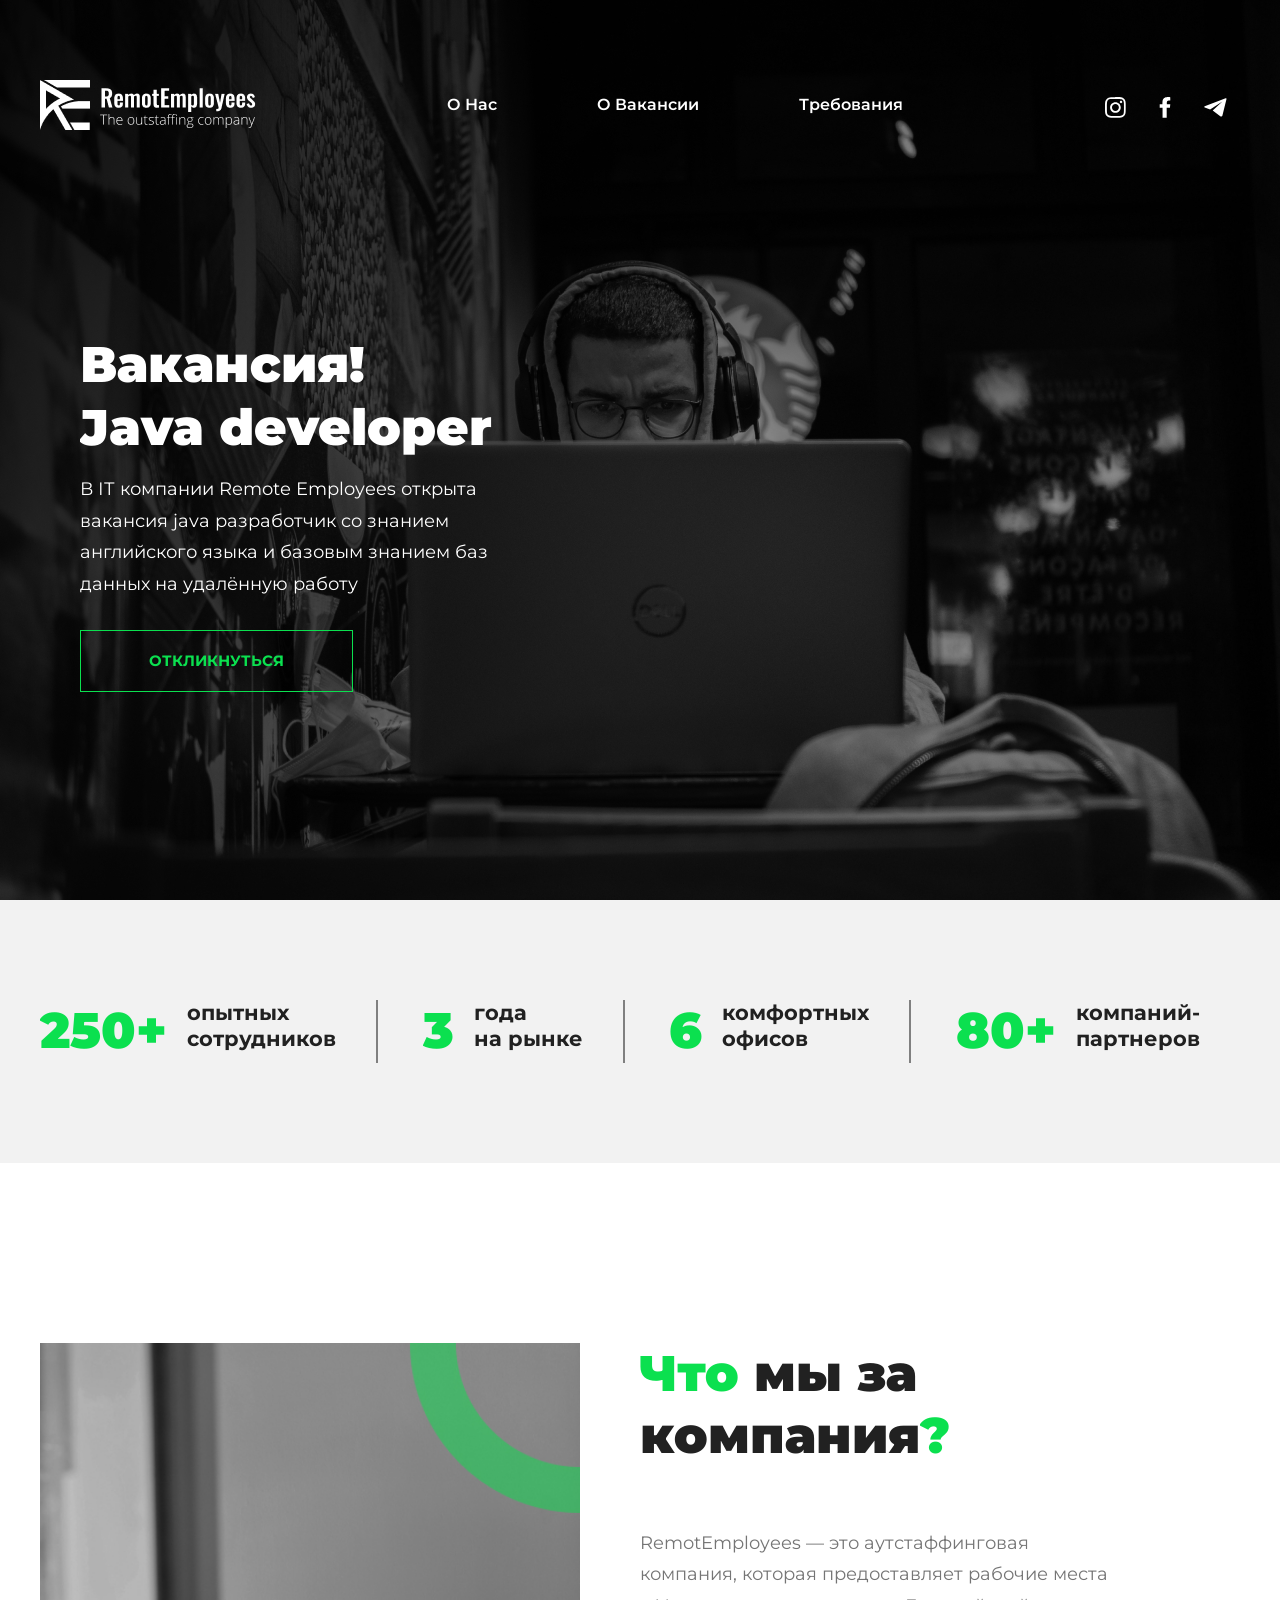
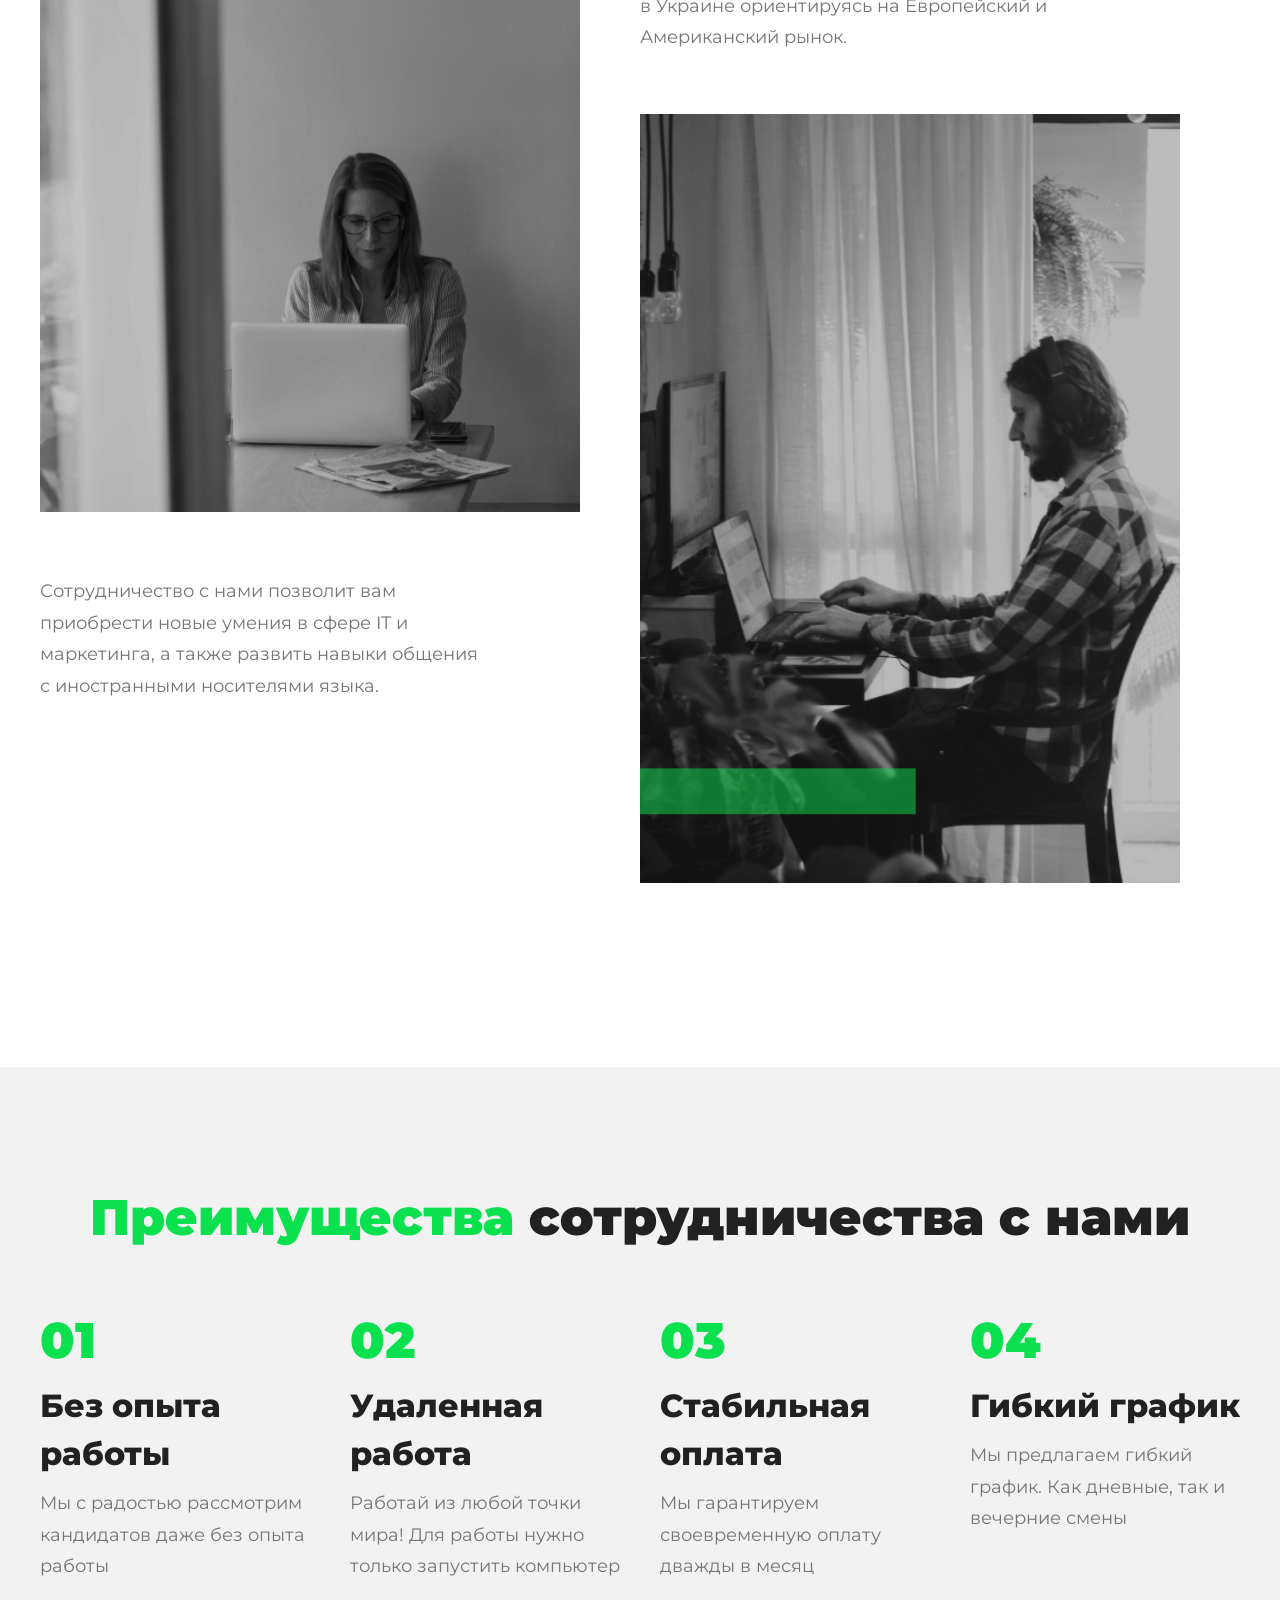
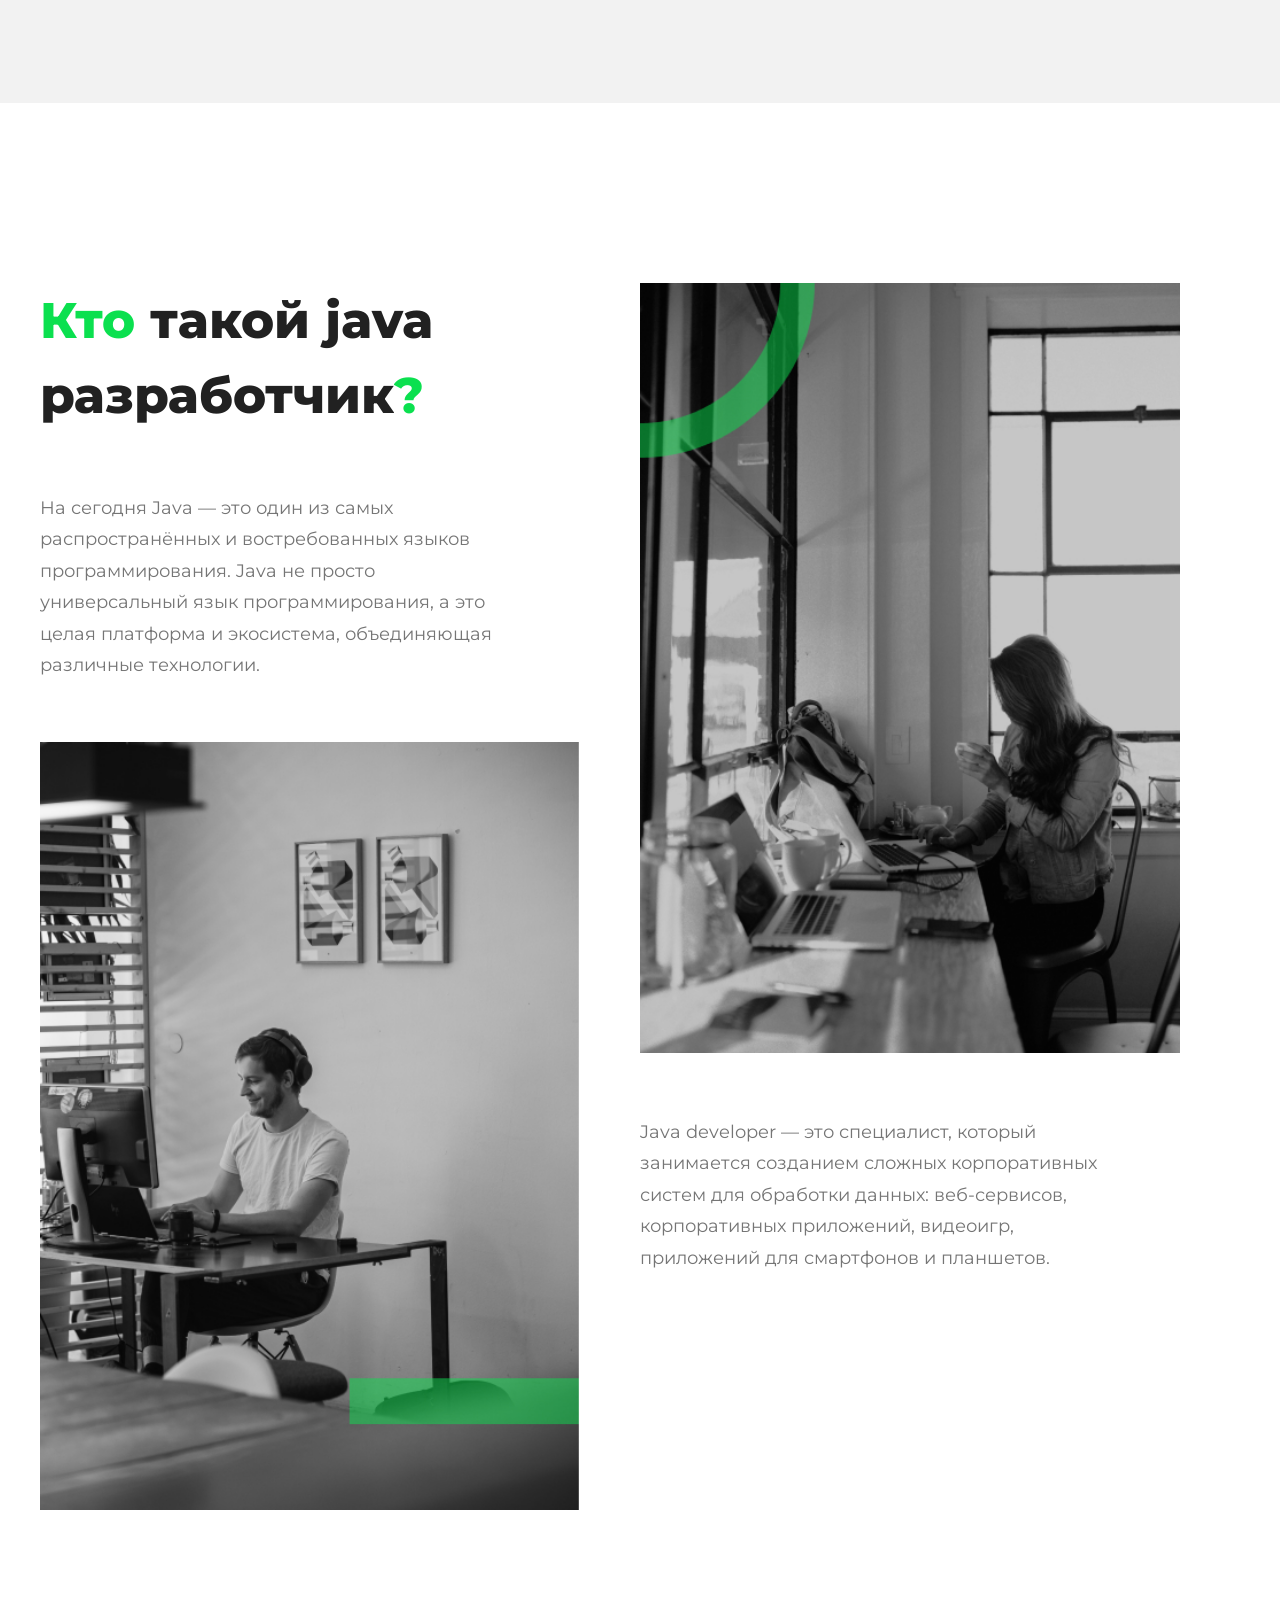
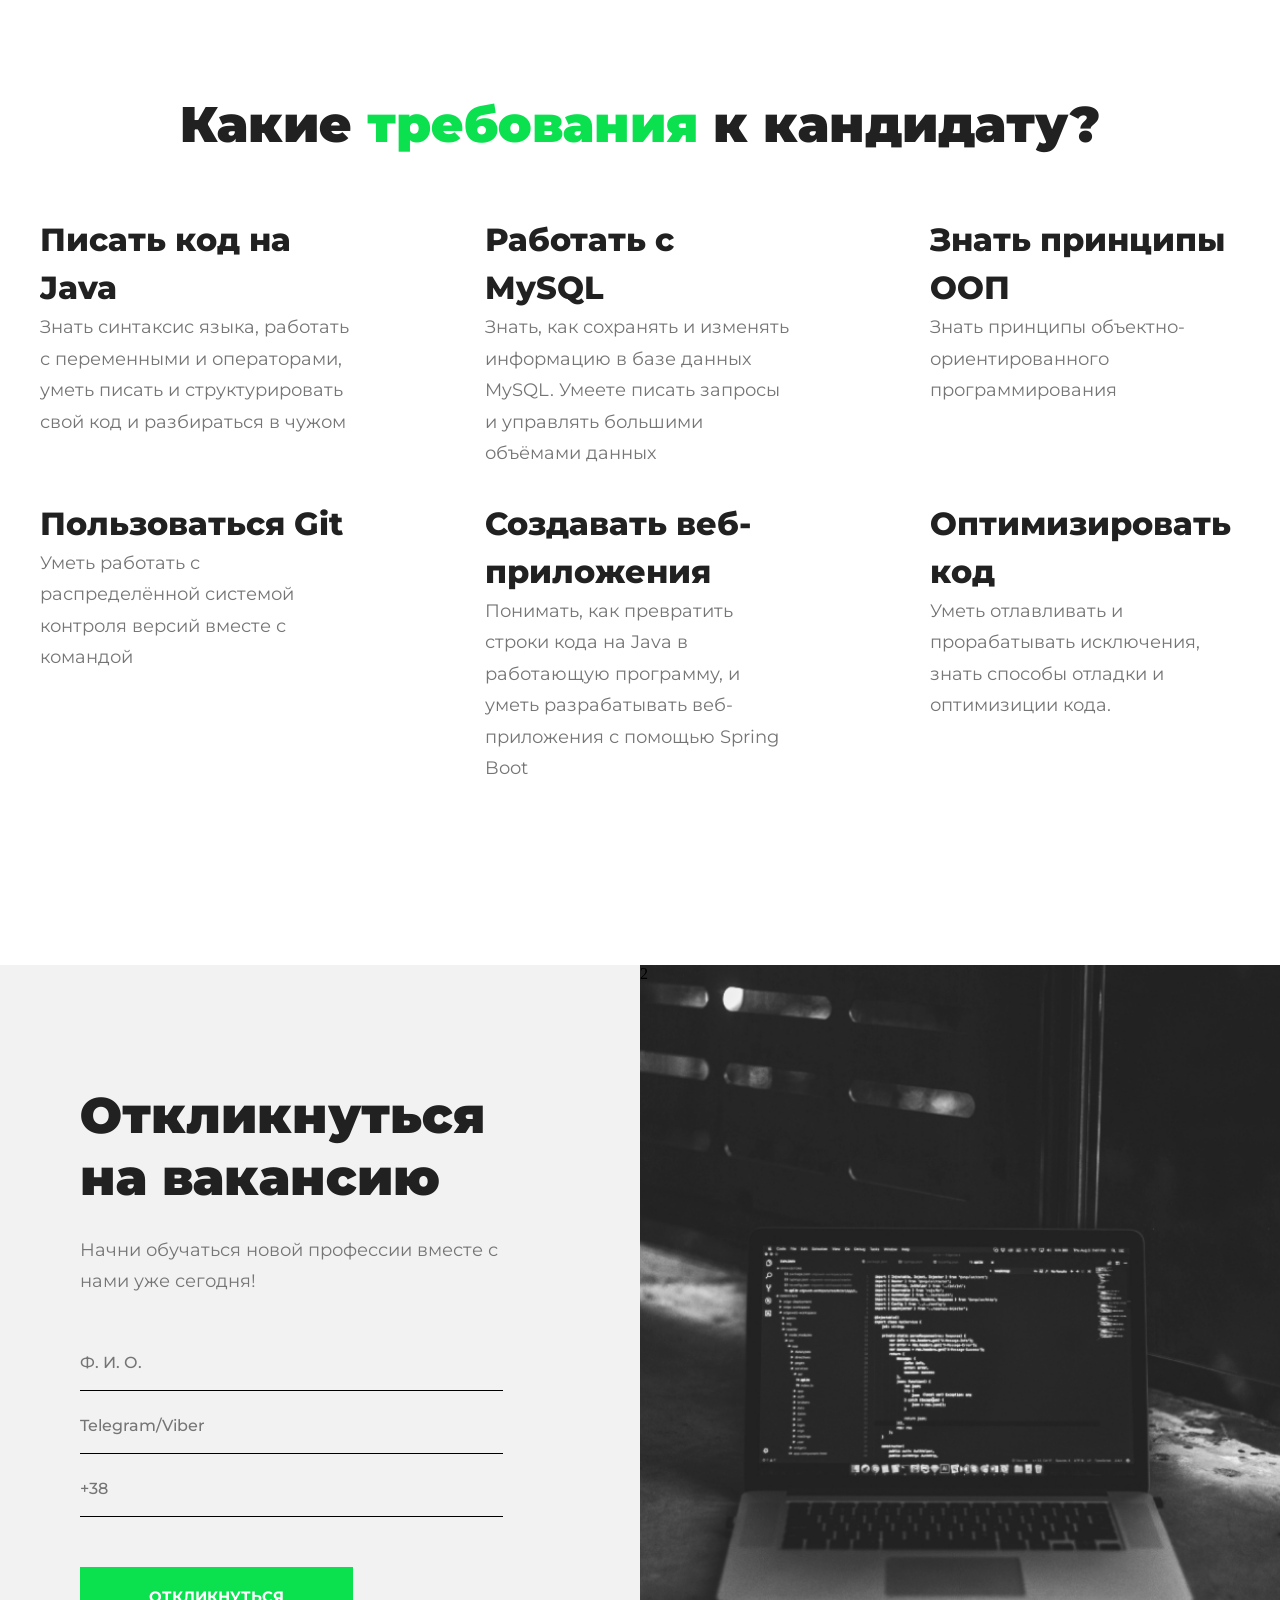
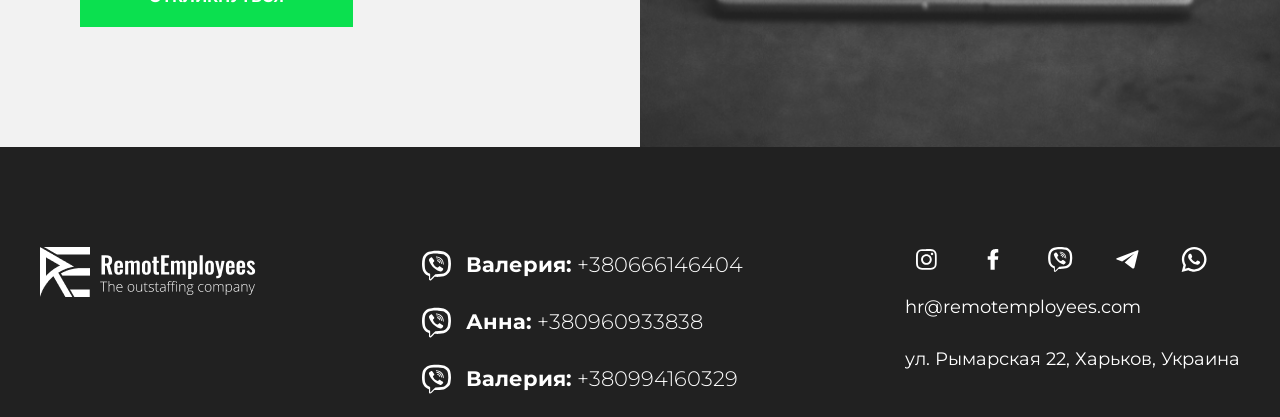
<file: index.html>
<!DOCTYPE html>
<html lang="en">

<head>
    <meta charset="UTF-8">
    <meta http-equiv="X-UA-Compatible" content="IE=edge">
    <meta name="viewport" content="width=device-width, initial-scale=1.0">
    <link rel="stylesheet" href="styles.css">
    <link rel="preconnect" href="https://fonts.gstatic.com">
    <link
        href="https://fonts.googleapis.com/css2?family=Montserrat:wght@100;200;300;400;500;600;700;800;900&display=swap"
        rel="stylesheet">
    <title>Вакансия Java-разработчик</title>
</head>

<body>
    <section id="banner">
        <div class="banner-wrapper">

            <div class="header page-width">
                <div class="logo"><a href="index.html"><img src="assets/logo.png" alt="RemotEmployees logo"></div></a>
                <div class="menu">
                    <ul class="menu-items">
                        <li><a class="menu-item" href="#about_us">О нас</a></li>
                        <li><a class="menu-item" href="#about_vacancy">О вакансии</a></li>
                        <li><a class="menu-item" href="#requirements">Требования</a></li>
                    </ul>
                </div>
                <div class="header-social-icons">
                    <a class="instagram social-network-item" href="https://instagram.com/remotemployees"
                        target="_blank"></a>
                    <a class="facebook social-network-item" href="https://facebook.com/remotemployees"
                        target="_blank"></a>
                    <a class="telegram social-network-item" href="https://t.me/remotemployees" target="_blank"></a>
                </div>
            </div>

            <div class="banner-text page-width">
                <div class="banner-content">
                    <h1>Вакансия!</h1>
                    <h1>Java developer</h1>
                </div>
                <div class="banner-content">
                    <p>В ІТ компании Remote Employees открыта вакансия java разработчик co знанием английского языка и
                        базовым знанием баз данных на удалённую работу</p>
                </div>
                <div class="banner-content"><a href="#contacts"><button
                            class="button-secondary">Откликнуться</button></a></div>

            </div>
        </div>
    </section>

    <section id="banner_mobile">
        <div class="banner-wrapper-mobile">
            <div class="header-mobile mobile-fit">
                <div class="header-logo-mobile"><a href="index.html"><img src="assets/logo.png"
                            alt="RemotEmployees logo"></a></div>
                <div class="mobile-menu-btn"></div>
            </div>
            <div class="mobile-menu">
                <div class="mobile-menu-items">
                    <ul>
                        <li id="about-us-full"><a href="#about_us" onclick="closeMobileMenu();">О нас</a></li>
                        <li id="about-us-mob"><a href="#about_us_mobile_link" onclick="closeMobileMenu();">О нас</a></li>
                        <li id="about-vac-full"><a href="#about_vacancy" onclick="closeMobileMenu();">О вакансии</a></li>
                        <li id="about-vac-mob"><a href="#about_vacancy_mobile_link" onclick="closeMobileMenu();">О вакансии</a></li>
                        <li><a href="#requirements_mobile" onclick="closeMobileMenu();">Требования</a></li>
                    </ul>
                </div>
            </div>
            <div class="banner-content mobile-fit">
                <h1>Вакансия!</h1>
                <h1> Java developer</h1>
                <p>В ІТ компании Remote Employees открыта вакансия java разработчик co знанием английского языка и
                    базовым знанием баз данных на удалённую работу</p>
                <a href="#contact_mobile"><button class="button-secondary">откликнуться</button></a>
            </div>
        </div>

    </section>

    <section id="in_numbers">
        <div class="in-numbers page-width">

            <div class="numbers-content">
                <div class="big-number">
                    <h1>250+</h1>
                </div>
                <div class="numbers-content-text">
                    <p>опытных</p>
                    <p>сотрудников</p>
                </div>
            </div>

            <div class="numbers-content">
                <div class="big-number">
                    <h1>3</h1>
                </div>
                <div class="numbers-content-text">
                    <p>года</p>
                    <p>на рынке</p>
                </div>
            </div>

            <div class="numbers-content">
                <div class="big-number">
                    <h1>6</h1>
                </div>
                <div class="numbers-content-text">
                    <p>комфортных</p>
                    <p>офисов</p>
                </div>
            </div>

            <div class="numbers-content" id="without_border">
                <div class="big-number">
                    <h1>80+</h1>
                </div>
                <div class="numbers-content-text">
                    <p>компаний-</p>
                    <p>партнеров</p>
                </div>
            </div>

        </div>
    </section>

    <section id="in_numbers_mobile">
        <div class="in-numbers-mobile mobile-fit">
            <div class="in-numbers-mobile-wrapper">
                <div class="in-numbers-mobile-item">
                    <div class="in-numbers-mobile-item-heading">
                        <h1>250+</h1>
                    </div>
                    <div class="in-numbers-mobile-item-content">
                        <p>сотрудников</p>
                    </div>
                </div>
                <div class="in-numbers-mobile-item">
                    <div class="in-numbers-mobile-item-heading">
                        <h1>3</h1>
                    </div>
                    <div class="in-numbers-mobile-item-content">
                        <p>года</p>
                    </div>
                    <div class="in-numbers-mobile-item-content">
                        <p>на рынке</p>
                    </div>
                </div>
            </div>
            <div class="in-numbers-mobile-wrapper">
                <div class="in-numbers-mobile-item">
                    <div class="in-numbers-mobile-item-heading">
                        <h1>6</h1>
                    </div>
                    <div class="in-numbers-mobile-item-content">
                        <p>комфортных</p>
                    </div>
                    <div class="in-numbers-mobile-item-content">
                        <p>офисов</p>
                    </div>
                </div>
                <div class="in-numbers-mobile-item">
                    <div class="in-numbers-mobile-item-heading">
                        <h1>80+</h1>
                    </div>
                    <div class="in-numbers-mobile-item-content">
                        <p>компаний-</p>
                    </div>
                    <div class="in-numbers-mobile-item-content">
                        <p>партнеров</p>
                    </div>
                </div>
            </div>
        </div>
    </section>

    <section id="about_us"><a name="about_us"></a>
        <div class="about-us page-width">
            <div class="section-left">
                <img class="about-us-left-img" src="assets/img-01.jpg" alt="worker">
                <div class="about-us-left_text">
                    <p>Сотрудничество с нами позволит вам приобрести новые умения в сфере IT и маркетинга, а также
                        развить навыки общения с иностранными носителями языка.</p>
                </div>
            </div>
            <div class="section-right">
                <div class="about-us_heading">
                    <h1 class="ab-h1" id="green">Что&nbsp;</h1>
                    <h1 class="ab-h2">мы за</h1>
                </div>
                <div class="about-us_heading">
                    <h1>компания</h1>
                    <h1 id="green">?</h1>
                </div>
                <div class="about-us_subheading">
                    <p>RemotEmployees — это аутстаффинговая компания, которая предоставляет рабочие места в Украине
                        ориентируясь на Европейский и Американский рынок. </p>
                </div>
                <img class="about-us-right-img" src="assets/img-02.jpg" alt="worker">
            </div>
        </div>
    </section>

    <section id="about_us_mobile">
        <div class="about-us-mobile mobile-fit"><a name="about_us_mobile_link"></a>
            <div class="about-us-mobile-heading-wrapper">
                <div class="about-us_heading">
                    <h1 id="green">Что&nbsp;</h1>
                    <h1>мы за</h1>
                </div>
                <div class="about-us_heading">
                    <h1>компания</h1>
                    <h1 id="green">?</h1>
                </div>
            </div>
        </div>
        <div>
            <div class="about-us-mobile">
                <img src="assets/img-01.jpg" alt="worker">
            </div>
            <div class="about-us-mobile mobile-fit">
                <p>RemotEmployees — это аутстаффинговая компания, которая предоставляет рабочие места в Украине
                    ориентируясь на Европейский и Американский рынок. </p>
            </div>
            <div class="about-us-mobile">
                <img class="about-us-mobile-img2" src="assets/img-02.jpg" alt="worker">
            </div>
            <div class="about-us-mobile mgbt80 mobile-fit">
                <p>Сотрудничество с нами позволит вам приобрести новые умения в сфере IT и маркетинга, а также развить
                    навыки общения с иностранными носителями языка. </p>
            </div>

        </div>
    </section>

    <section id="advantages">
        <div class="our-advantages page-width">
            <div class="advantages-heading">
                <h1 id="green">Преимущества&nbsp;</h1>
                <h1>сотрудничества с нами</h1>
            </div>
            <div class="advantages-wrapper">
                <div class="advatages-item">
                    <div class="advatages-item_number">
                        <h1>01</h1>
                    </div>
                    <div class="advatages-item_heading">
                        <h1>Без опыта
                            работы</h1>
                    </div>
                    <div class="advatages-item_content">
                        <p>Мы с радостью рассмотрим кандидатов даже без опыта работы</p>
                    </div>
                </div>

                <div class="advatages-item">
                    <div class="advatages-item_number">
                        <h1>02</h1>
                    </div>
                    <div class="advatages-item_heading">
                        <h1>Удаленная
                            работа</h1>
                    </div>
                    <div class="advatages-item_content">
                        <p>Работай из любой точки мира! Для работы нужно только запустить компьютер</p>
                    </div>
                </div>

                <div class="advatages-item">
                    <div class="advatages-item_number">
                        <h1>03</h1>
                    </div>
                    <div class="advatages-item_heading">
                        <h1>Стабильная
                            оплата</h1>
                    </div>
                    <div class="advatages-item_content">
                        <p>Мы гарантируем своевременную оплату дважды в месяц</p>
                    </div>
                </div>

                <div class="advatages-item">
                    <div class="advatages-item_number">
                        <h1>04</h1>
                    </div>
                    <div class="advatages-item_heading">
                        <h1>Гибкий график</h1>
                    </div>
                    <div class="advatages-item_content">
                        <p>Мы предлагаем гибкий график. Как дневные, так и вечерние смены</p>
                    </div>
                </div>
            </div>
        </div>
    </section>

    <section id="advantages_mobile">
        <div class="advantages-mobile mobile-fit">
            <div class="advantages-heading">
                <h1 class="adv-text" id="green">Преимущества&nbsp;</h1>
                <h1 class="adv-text">сотрудничества с нами</h1>
                <h1 class="adv-text-sm" id="green">Преимущества&nbsp;</h1>
                <h1 class="adv-text-sm">сотрудничес-</h1>
                <h1 class="adv-text-sm">тва с нами</h1>
                </h1>
            </div>
            <div class="advantages-wrapper">
                <div class="advatages-item">
                    <div class="advatages-item_number">
                        <h1 class="ad-num">01</h1>
                    </div>
                    <div class="advatages-item_heading">
                        <h1>Без опыта
                            работы</h1>
                    </div>
                    <div class="advatages-item_content">
                        <p>Мы с радостью рассмотрим кандидатов даже без опыта работы</p>
                    </div>
                </div>

                <div class="advatages-item">
                    <div class="advatages-item_number">
                        <h1 class="ad-num">02</h1>
                    </div>
                    <div class="advatages-item_heading">
                        <h1>Удаленная
                            работа</h1>
                    </div>
                    <div class="advatages-item_content">
                        <p>Работай из любой точки мира! Для работы нужно только запустить компьютер</p>
                    </div>
                </div>
            </div>
            <div class="advantages-wrapper mgbt80">
                <div class="advatages-item">
                    <div class="advatages-item_number">
                        <h1>03</h1>
                    </div>
                    <div class="advatages-item_heading">
                        <h1>Стабильная
                            оплата</h1>
                    </div>
                    <div class="advatages-item_content">
                        <p>Мы гарантируем своевременную оплату дважды в месяц</p>
                    </div>
                </div>

                <div class="advatages-item">
                    <div class="advatages-item_number">
                        <h1>04</h1>
                    </div>
                    <div class="advatages-item_heading">
                        <h1>Гибкий график</h1>
                    </div>
                    <div class="advatages-item_content">
                        <p>Мы предлагаем гибкий график. Как дневные, так и вечерние смены</p>
                    </div>
                </div>
            </div>

        </div>

    </section>

    <section id="about_vacancy"><a name="about_vacancy"></a>
        <div class="about-vacancy page-width">
            <div class="section-left">
                <div class="about-vacancy_heading">
                    <h1 id="green">Кто&nbsp;</h1>
                    <h1>такой java</h1>
                </div>
                <div class="about-vacancy_heading">
                    <h1>разработчик</h1>
                    <h1 id="green">?</h1>
                </div>
                <div class="about-vacancy_subheading section-subheading">
                    <p>На сегодня Java — это один из самых распространённых и востребованных языков программирования.
                        Java
                        не просто универсальный язык программирования, а это целая платформа и экосистема, объединяющая
                        различные технологии.</p>
                </div>
                <img class="about-vacancy-img" src="assets/about-vacancy-img-02.jpg" alt="worker">
            </div>
            <div class="section-right">
                <img class="about-vacancy-img" src="assets/about-vacancy-img-01.jpg" alt="worker">
                <div class="about-vacancy_subheading section-subheading">
                    <p>Java developer — это специалист, который занимается созданием сложных корпоративных систем для
                        обработки данных: веб-сервисов, корпоративных приложений, видеоигр, приложений для смартфонов и
                        планшетов.</p>
                </div>
            </div>
        </div>
    </section>

    <section id="about_vacancy_mobile">
        <div class="about-vacancy-mobile mobile-fit">
            <a name="about_vacancy_mobile_link"></a>
            <div class="about-vacancy-mobile-heading-wrapper">
                <div class="about-vacancy_heading">
                    <h1 id="green">Кто&nbsp;</h1>
                    <h1>такой java</h1>
                </div>
                <div class="about-vacancy_heading">
                    <h1>разработчик</h1>
                    <h1 id="green">?</h1>
                </div>
            </div>
        </div>
        <div>
            <div class="about-vacancy-mobile">
                <img src="assets/about-vacancy-img-01.jpg" alt="worker">
            </div>
            <div class="about-vacancy-mobile mobile-fit">
                <p>На сегодня Java — это один из самых распространённых и востребованных языков программирования. Java
                    не просто универсальный язык программирования, а это целая платформа и экосистема, объединяющая
                    различные технологии. </p>
            </div>
            <div class="about-vacancy-mobile">
                <img class="about-us-mobile-img2" src="assets/about-vacancy-img-02.jpg" alt="worker">
            </div>
            <div class="about-vacancy-mobile mobile-fit">
                <p>Java developer — это специалист, который занимается созданием сложных корпоративных систем для
                    обработки данных: веб-сервисов, корпоративных приложений, видеоигр, приложений для смартфонов и
                    планшетов. </p>
            </div>

        </div>
    </section>

    <section id="requirements"><a name="requirements"></a>
        <div class="requirements-section page-width">
            <div class="requirements_heading section-heading">
                <h1>Какие&nbsp;</h1>
                <h1 id="green">требования&nbsp;</h1>
                <h1>к кандидату?</h1>
            </div>
            <div class="requirements-list">
                <div class="requirement">
                    <div class="requirement_heading">
                        <h1>Писать код на Java</h1>
                    </div>
                    <div class="requirement_content">
                        <p>Знать синтаксис языка, работать с переменными и операторами, уметь писать и структурировать
                            свой код и разбираться в чужом</p>
                    </div>
                </div>

                <div class="requirement">
                    <div class="requirement_heading">
                        <h1>Работать с MySQL </h1>
                    </div>
                    <div class="requirement_content">
                        <p>Знать, как сохранять и изменять информацию в базе данных MySQL. Умеете писать запросы и
                            управлять большими объёмами данных</p>
                    </div>
                </div>

                <div class="requirement">
                    <div class="requirement_heading">
                        <h1>Знать принципы ООП</h1>
                    </div>
                    <div class="requirement_content">
                        <p>Знать принципы объектно-ориентированного программирования</p>
                    </div>
                </div>
            </div>
            <div class="requirements-list margin-end-of-page">
                <div class="requirement">
                    <div class="requirement_heading">
                        <h1>Пользоваться Git</h1>
                    </div>
                    <div class="requirement_content">
                        <p>Уметь работать с распределённой системой контроля версий вместе с командой</p>
                    </div>
                </div>

                <div class="requirement">
                    <div class="requirement_heading">
                        <h1>Создавать веб-приложения</h1>
                    </div>
                    <div class="requirement_content">
                        <p>Понимать, как превратить строки кода на Java в работающую программу, и уметь разрабатывать
                            веб-приложения с помощью Spring Boot</p>
                    </div>
                </div>

                <div class="requirement">
                    <div class="requirement_heading">
                        <h1>Оптимизировать код</h1>
                    </div>
                    <div class="requirement_content">
                        <p>Уметь отлавливать и прорабатывать исключения, знать способы отладки и оптимизиции кода.</p>
                    </div>
                </div>

            </div>
        </div>
    </section>

    <section id="requirements_mobile"><a name="requirements_mobile"></a>
        <div class="requirements-section_mobile mobile-fit">
            <div class="requirements_heading">
                <h1>Какие</h1>
            </div>
            <div class="requirements_heading rq-text">
                <h1 id="green">требования&nbsp;</h1>
                <h1>к кандидату?</h1>
            </div>
            <div class="requirements-list">
                <div class="requirement">
                    <div class="requirement_heading">
                        <h1>Писать код на Java</h1>
                    </div>
                    <div class="requirement_content">
                        <p>Знать синтаксис языка, работать с переменными и операторами, уметь писать и структурировать
                            свой код и разбираться в чужом</p>
                    </div>
                </div>

                <div class="requirement">
                    <div class="requirement_heading">
                        <h1>Работать с MySQL </h1>
                    </div>
                    <div class="requirement_content">
                        <p>Знать, как сохранять и изменять информацию в базе данных MySQL. Умеете писать запросы и
                            управлять большими объёмами данных</p>
                    </div>
                </div>
            </div>
            <div class="requirements-list">
                <div class="requirement">
                    <div class="requirement_heading">
                        <h1>Знать принципы ООП</h1>
                    </div>
                    <div class="requirement_content">
                        <p>Знать принципы объектно-ориентированного программирования</p>
                    </div>
                </div>

                <div class="requirement">
                    <div class="requirement_heading">
                        <h1>Пользоваться Git</h1>
                    </div>
                    <div class="requirement_content">
                        <p>Уметь работать с распределённой системой контроля версий вместе с командой</p>
                    </div>
                </div>
            </div>
            <div class="requirements-list margin-end-of-page">
                <div class="requirement">
                    <div class="requirement_heading">
                        <h1>Создавать веб-приложения</h1>
                    </div>
                    <div class="requirement_content">
                        <p>Понимать, как превратить строки кода на Java в работающую программу, и уметь разрабатывать
                            веб-приложения с помощью Spring Boot</p>
                    </div>
                </div>

                <div class="requirement">
                    <div class="requirement_heading">
                        <h1>Оптимизировать код</h1>
                    </div>
                    <div class="requirement_content">
                        <p>Уметь отлавливать и прорабатывать исключения, знать способы отладки и оптимизиции кода.</p>
                    </div>
                </div>

            </div>
        </div>
    </section>

    <section id="contact_form">
        <div class="contact-form">
            <div class="form section-left">
                <div class="form-wrapper">
                    <div class="form-heading">
                        <h1>Откликнуться на вакансию</h1>
                    </div>
                    <div class="form-subheading">
                        <p>Начни обучаться новой профессии вместе с нами уже сегодня!</p>
                    </div>
                    <div class="form-inputs">
                        <script type="text/javascript">var submitted = false;</script>
                        <iframe name="hidden_iframe" id="hidden_iframe" style="display:none;" onload="if(submitted)
        {window.location='thankyou.html';}"></iframe>
                        <form
                            action="https://docs.google.com/forms/u/1/d/e/1FAIpQLSetRcmnC_5et2JcLWDUMQ824w--EH3kNGzCwWee5yMMhXvyPA/formResponse"
                            method="GET" target="hidden_iframe" onsubmit="submitted=true;">
                            <input class="text-input" type="text" name="entry.1669965441" placeholder="Ф. И. О."
                                pattern="^[a-zA-Zа-яА-Я]+(([',. -][a-zA-Z ])?[a-zA-Z]*)*$"
                                oninvalid="setCustomValidity('Введите полностью Ф. И. О. используя только буквы')"
                                oninput="setCustomValidity('')" required>
                            <div class="check"><img src="assets/check.svg" alt="check logo"></div>

                            <input class="text-input" type="text" name="entry.307817407" placeholder="Telegram/Viber"
                                minlength="1"
                                oninvalid="setCustomValidity('Введите свои контакты для связи в Telegram/Viber ')"
                                oninput="setCustomValidity('')" required>
                            <div class="check"><img src="assets/check.svg" alt="check logo"></div>

                            <input class="text-input" type="tel" name="entry.482922615" placeholder="+38"
                                pattern="(\+)?[0-9]{0,3}[0-9]{3}[0-9]{3}[0-9]{6}"
                                oninvalid="setCustomValidity('Введите номер телефона без ( ) или других символов ')"
                                oninput="setCustomValidity('')" required>
                            <div class="check"><img src="assets/check.svg" alt="check logo"></div>

                            <input class="submit-btn" type="submit" value="откликнуться">
                        </form>
                    </div>
                </div>
            </div>
            <div class="form-pic section-right">2</div>
        </div>

    </section>

    <section id="contact_form_mobile"> <a name="contact_mobile"></a>
        <div class="contact-form-mobile mobile-fit">
            <div class="contact-form-mobile-heading">
                <h1>Откликнуться на вакансию</h1>
            </div>
        </div>
        <div class="form-img-mobile"></div>
        <div class="contact-form-mobile form-fit">
            <p>Начни обучаться новой профессии вместе с нами уже сегодня!</p>
            <form
                action="https://docs.google.com/forms/u/1/d/e/1FAIpQLSetRcmnC_5et2JcLWDUMQ824w--EH3kNGzCwWee5yMMhXvyPA/formResponse"
                method="GET" target="hidden_iframe" onsubmit="submitted=true;">
                <input class="text-input" type="text" name="entry.1669965441" placeholder="Ф. И. О."
                    pattern="^[a-zA-Zа-яА-Я]+(([',. -][a-zA-Z ])?[a-zA-Z]*)*$"
                    oninvalid="setCustomValidity('Введите полностью Ф. И. О. используя только буквы')"
                    oninput="setCustomValidity('')" required>
                <div class="check"><img src="assets/check.svg" alt="check logo"></div>

                <input class="text-input" type="text" name="entry.307817407" placeholder="Telegram/Viber" minlength="1"
                    oninvalid="setCustomValidity('Введите свои контакты для связи в Telegram/Viber ')"
                    oninput="setCustomValidity('')" required>
                <div class="check"><img src="assets/check.svg" alt="check logo"></div>

                <input class="text-input" type="tel" name="entry.482922615" placeholder="+38"
                    pattern="(\+)?[0-9]{0,3}[0-9]{3}[0-9]{3}[0-9]{6}"
                    oninvalid="setCustomValidity('Введите номер телефона без ( ) или других символов ')"
                    oninput="setCustomValidity('')" required>
                <div class="check"><img src="assets/check.svg" alt="check logo"></div>

                <input class="submit-btn" type="submit" value="откликнуться">
            </form>
        </div>
    </section>

    <section id="footer_section"><a name="contacts"></a>
        <div class="footer  page-width">
            <div class="footer-wrapper">
                <div class="footer-content">
                    <a href="index.html"><img src="assets/logo.png" alt="RemotEmployees logo"></a>
                </div>
                <div class="footer-content">
                    <div class="footer-item-wrapper">
                        <img src="assets/viber-contact.svg" alt="viber icon">
                        <a class="link-no-decoration" href="viber://chat?number=+380666146404">
                            <p><b>Валерия:</b> +380666146404</p>
                        </a>
                    </div>
                    <div class="footer-item-wrapper">
                        <img src="assets/viber-contact.svg" alt="viber icon">
                        <a class="link-no-decoration" href="viber://chat?number=+380960933838">
                            <p><b>Анна:</b> +380960933838</p>
                        </a>
                    </div>
                    <div class="footer-item-wrapper">
                        <img src="assets/viber-contact.svg" alt="viber icon">
                        <a class="link-no-decoration" href="viber://chat?number=+380994160329">
                            <p><b>Валерия:</b> +380994160329</p>
                        </a>
                    </div>
                </div>
                <div class="footer-content">
                    <div class="footer-item-wrapper">
                        <a class="instagram social-icon-footer" href="https://instagram.com/remotemployees"
                            target="_blank"></a>
                        <a class="facebook social-icon-footer" href="https://facebook.com/remotemployees"
                            target="_blank"></a>
                        <a class="viber social-icon-footer" href="viber://chat?number=+380666146404"></a>
                        <a class="telegram social-icon-footer" href="https://t.me/remotemployees" target="_blank"></a>
                        <a class="whatsapp social-icon-footer" href="https://wa.me/380666146404"></a>
                    </div>
                    <div class="footer-item-wrapper">
                        <a class="footer-contact-link" href="mailto:hr@remotemployees.com">hr@remotemployees.com</a>
                    </div>
                    <div class="footer-item-wrapper">
                        <a class="footer-contact-link" href="https://goo.gl/maps/biE6A3f6tXTkRxLs6" target="_blank">ул.
                            Рымарская 22, Харьков, Украина</a>
                    </div>
                </div>
            </div>
        </div>

    </section>
    <script src="main.js"></script> 
</body>

</html>
</file>
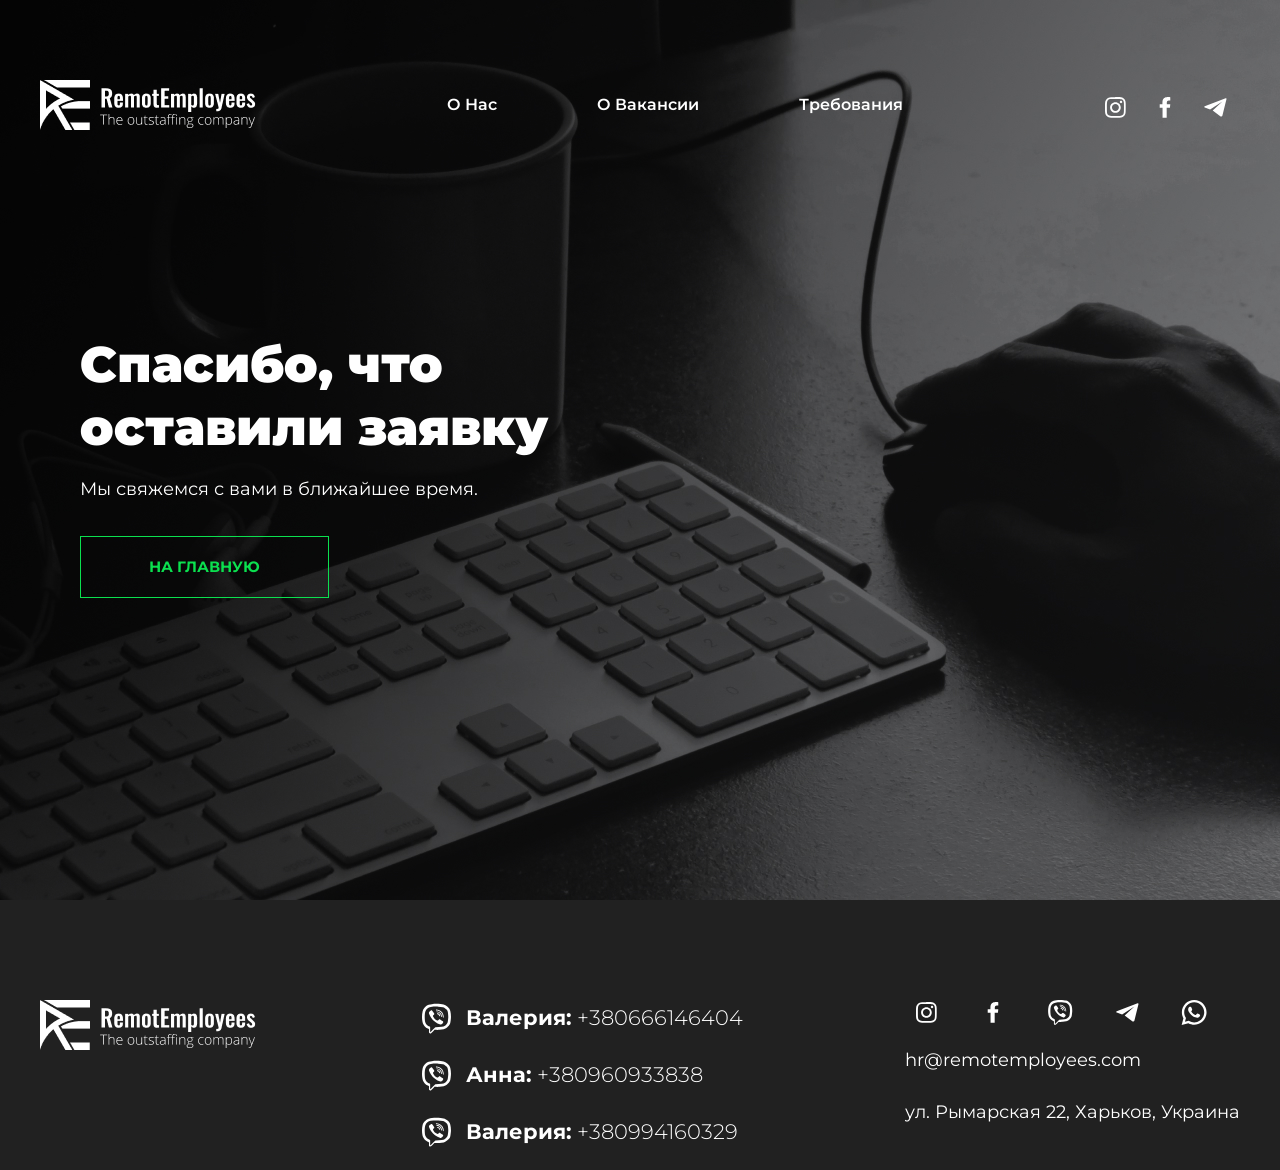
<file: thankyou.html>
<!DOCTYPE html>
<html lang="en">
<head>
    <meta charset="UTF-8">
    <meta http-equiv="X-UA-Compatible" content="IE=edge">
    <meta name="viewport" content="width=device-width, initial-scale=1.0">
    <link rel="stylesheet" href="thankyou.css">
    <link rel="preconnect" href="https://fonts.gstatic.com">
    <link
        href="https://fonts.googleapis.com/css2?family=Montserrat:wght@100;200;300;400;500;600;700;800;900&display=swap"
        rel="stylesheet">
    <title>Заявка отправлена</title>
</head>
<body class="bg">
    <section id="banner">
        <div class="banner-wrapper">

            <div class="header page-width">
                <div class="logo"><a href="index.html"><img src="assets/logo.png" alt="RemotEmployees logo"></div></a>
                <div class="menu">
                    <ul class="menu-items">
                        <li><a class="menu-item" href="index.html#about_us">О нас</a></li>
                        <li><a class="menu-item" href="index.html#about_vacancy">О вакансии</a></li>
                        <li><a class="menu-item" href="index.html#requirements">Требования</a></li>
                    </ul>
                </div>
                <div class="header-social-icons">
                    <a class="instagram social-network-item" href="https://instagram.com/remotemployees"
                        target="_blank"></a>
                    <a class="facebook social-network-item" href="https://facebook.com/remotemployees"
                        target="_blank"></a>
                    <a class="telegram social-network-item" href="https://t.me/remotemployees" target="_blank"></a>
                </div>
            </div>

            <div class="banner-text page-width">
                <div class="banner-content">
                    <h1>Спасибо, что</h1>
                    <h1>оставили заявку</h1>
                </div>
                <div class="banner-content">
                    <p>Мы свяжемся с вами в ближайшее время.</p>
                </div>
                <div class="banner-content"><a href="index.html"><button
                            class="button-secondary">На главную</button></a></div>

            </div>
        </div>
    </section>

    <section id="banner_mobile">
        <div class="banner-wrapper-mobile">
            <div class="header-mobile mobile-fit">
                <div class="header-logo-mobile"><a href="index.html"><img src="assets/logo.png" alt="RemotEmployees logo"></a></div>
                <div class="mobile-menu-btn"></div>
            </div>
            <div class="mobile-menu">
                <div class="mobile-menu-items">
                    <ul>
                        <li><a href="index.html#about_us_mobile_link" onclick="closeMobileMenu();">О нас</a></li>
                        <li><a href="index.html#about_vacancy_mobile_link" onclick="closeMobileMenu();">О вакансии</a></li>
                        <li><a href="index.html#requirements_mobile" onclick="closeMobileMenu();">Требования</a></li>
                    </ul>
                </div>
            </div>
            <div class="banner-content mobile-fit">
                <h1>Спасибо, что</h1><h1> оставили заявку</h1>
                <p>Мы свяжемся с вами в ближайшее время.</p>
                <a href="index.html"><button class="button-secondary">На главную</button></a>
            </div>
        </div>
    </section>

    <section id="footer_section"><a name="contacts"></a>
        <div class="footer  page-width">
            <div class="footer-wrapper">
                <div class="footer-content">
                    <a href="index.html"><img src="assets/logo.png" alt="RemotEmployees logo"></a>
                </div>
                <div class="footer-content">
                    <div class="footer-item-wrapper">
                        <img src="assets/viber-contact.svg" alt="viber icon">
                        <a class="link-no-decoration" href="viber://chat?number=+380666146404">
                            <p><b>Валерия:</b> +380666146404</p>
                        </a>
                    </div>
                    <div class="footer-item-wrapper">
                        <img src="assets/viber-contact.svg" alt="viber icon">
                        <a class="link-no-decoration" href="viber://chat?number=+380960933838">
                            <p><b>Анна:</b> +380960933838</p>
                        </a>
                    </div>
                    <div class="footer-item-wrapper">
                        <img src="assets/viber-contact.svg" alt="viber icon">
                        <a class="link-no-decoration" href="viber://chat?number=+380994160329">
                            <p><b>Валерия:</b> +380994160329</p>
                        </a>
                    </div>
                </div>
                <div class="footer-content">
                    <div class="footer-item-wrapper">
                        <a class="instagram social-icon-footer" href="https://instagram.com/remotemployees"
                            target="_blank"></a>
                        <a class="facebook social-icon-footer" href="https://facebook.com/remotemployees"
                            target="_blank"></a>
                        <a class="viber social-icon-footer" href="viber://chat?number=+380666146404"></a>
                        <a class="telegram social-icon-footer" href="https://t.me/remotemployees" target="_blank"></a>
                        <a class="whatsapp social-icon-footer" href="https://wa.me/380666146404"></a>
                    </div>
                    <div class="footer-item-wrapper">
                        <a class="footer-contact-link" href="mailto:hr@remotemployees.com">hr@remotemployees.com</a>
                    </div>
                    <div class="footer-item-wrapper">
                        <a class="footer-contact-link" href="https://goo.gl/maps/biE6A3f6tXTkRxLs6" target="_blank">ул.
                            Рымарская 22, Харьков, Украина</a>
                    </div>
                </div>
            </div>
        </div>

    </section>
    <script src="main.js"></script>
</body>
</html>
</file>
<file: styles.css>
* {
    margin: 0;
    padding: 0;
    overflow-x: hidden;
}

.page-width {
    max-width: 1200px;
    /* width: 100%; */
    width: auto;
    margin: auto;
    padding-left: 2%;
    padding-right: 2%;
}

.restrict-y {
    overflow-y: hidden;
}

.scaled {
    transform: scale(1.1);
    transition: all .5s ease;
    overflow-y: hidden !important;
}

.higher {
    transform: scale(0.95);
    transition: all .3s ease;
}

#green {
    color: #0BE04F !important;
}

.section-left, .section-right {
    width: 50%;
}

.section-heading h1 {
    font-family: Montserrat;
    font-style: normal;
    font-weight: 900;
    font-size: 50px;
    line-height: 125%;
    color: #212121;
}

.section-subheading p {
    font-family: Montserrat;
    font-style: normal;
    font-weight: normal;
    font-size: 18px;
    line-height: 175%;
    color: #757575;
}


/* Social icons */

.viber {
    background: url(assets/viber.svg) center no-repeat;
    width: 25px;
    height: 25px;
}

.viber:hover {
    background: url(assets/viber_hover.svg) center no-repeat;
    transition: all .3s ease;
}

.whatsapp {
    background: url(assets/whatsapp.svg) center no-repeat;
    width: 25px;
    height: 25px;
}

.whatsapp:hover {
    background: url(assets/whatsapp_hover.svg) center no-repeat;
    transition: all .3s ease;
}

.telegram {
    background: url(assets/telegram.svg) center no-repeat;
    width: 25px;
    height: 25px;
}

.telegram:hover {
    background: url(assets/telegram_hover.svg) center no-repeat;
    transition: all .3s ease;
}

.instagram {
    background: url(assets/insta.svg) center no-repeat;
    width: 25px;
    height: 25px;
}

.instagram:hover {
    background: url(assets/insta_hover.svg) center no-repeat;
    transition: all .3s ease;
}

.facebook {
    background: url(assets/fb.svg) center no-repeat;
    width: 25px;
    height: 25px;
}

.facebook:hover {
    background: url(assets/fb_hover.svg) center no-repeat;
    transition: all .3s ease;
}

.link-no-decoration {
    text-decoration: none;
}

/* Desctop styles */

#banner, #in_numbers, #about_us, #advantages, #about_vacancy, #requirements, #contact_form {
    display: block;
}
#banner_mobile, #in_numbers_mobile, #about_us_mobile, #advantages_mobile, #about_vacancy_mobile, #requirements_mobile, #contact_form_mobile  {
    display: none;
}

/* First section (banner) */

.banner-wrapper {
    background: url(assets/bg.jpg) center no-repeat;
    background-size: cover;
    width: 100%;
    height: 100vw;
    max-height: 900px;
}

.header {
    display: flex;
    padding-top: 80px;
    width: 95%;
    justify-content: space-between;
}

.menu ul {
    display: flex;
    padding-top: 15px;
    /* margin-right: 100px;
    margin-left: 100px; */
}

.menu li {
    list-style-type: none;
}

.menu-items {
    width: 100%;
}

.menu-item {
    margin: 0px 50px;

    font-family: Montserrat;
    font-style: normal;
    font-weight: 600;
    font-size: 16px;
    line-height: 20px;
    text-transform: capitalize;
    color: #FFFFFF;
    text-decoration: none;
}

.menu-item:hover {
    color: #0BE04F;
    transition: all .3s ease;
}

.header-social-icons {
    display: flex;
    padding-top: 15px;
}

.social-network-item {
    margin: 0 12.5px;
}

.banner-text {
    margin-top: 200px;
    padding-left: 80px;
}

.banner-content {
    max-width: 470px;
}

.banner-content h1 {
    font-family: Montserrat;
    font-style: normal;
    font-weight: 900;
    font-size: 50px;
    line-height: 125%;
    color: #FFFFFF;
}

.banner-content p {
    font-family: Montserrat;
    font-style: normal;
    font-weight: normal;
    font-size: 18px;
    line-height: 175%;
    color: #FFFFFF;
    
    margin-top: 15px;
    margin-bottom: 30px;
}

.button-secondary {
    background: transparent;
    border: 1px solid #0BE04F;
    box-sizing: border-box;
    border-radius: 0px;

    font-family: Montserrat;
    font-style: normal;
    font-weight: bold;
    font-size: 15px;
    line-height: 175%;
    text-align: center;
    text-transform: uppercase;
    color: #0BE04F;
    padding: 17px 68px;
    cursor: pointer;
    outline: none;
}

.button-secondary:hover {
    border: 2px solid #0BE04F;
    padding: 16px 67px;
}

.button-secondary:active {
        background: #28F469;
        color: #FFFFFF;
        transition: all .3s ease;
}

/* In numbers section */

#in_numbers {
    background: #F2F2F2;
}

.in-numbers {
    background: #F2F2F2;
    max-height: 263px;
    height: 100%;
    display: flex;
    justify-content: space-between;
    overflow-y: hidden;
}

.numbers-content {
    display: flex;
    margin: 100px 0px;
    border-right: solid 2px gray;
    transition: all .5s ease;
    cursor: default;
}

#without_border {
    border-right: none;
}

.big-number {
    margin-right: 20px;
}

.big-number h1{
    font-family: Montserrat;
    font-style: normal;
    font-weight: 900;
    font-size: 50px;
    line-height: 125%;
    color: #0BE04F;
}

.numbers-content-text {
    padding-right: 40px;
}

.numbers-content-text p {
    font-family: Montserrat;
    font-style: normal;
    font-weight: bold;
    font-size: 21px;
    line-height: 125%;
    color: #212121;
}

/* About us section */

.about-us {
    padding-top: 180px;
    display: flex;
}

.about-us p {
    font-family: Montserrat;
    font-style: normal;
    font-weight: normal;
    font-size: 18px;
    line-height: 175%;
    color: #757575;
}

.about-us-left_text {
    width: 90%;
    max-width: 447px;
    margin-top: 60px;
}

.about-us_heading {
    display: flex;
    max-width: 470px;
}

.about-us_heading h1 {
    font-family: Montserrat;
    font-style: normal;
    font-weight: 900;
    font-size: 50px;
    line-height: 125%;
    color: #212121;
}

.about-us_subheading {
    width: 90%;
    max-width: 470px;
    margin: 60px 0;
}

.about-us-left-img {
    width: 90%;
}

.about-us-right-img {
    margin-bottom: 180px;
    width: 90%;
}

/* advantages section */

#advantages{
    background: #f2f2f2;
}

.advantages-heading {
    display: flex;
    padding-top: 120px;
    justify-content: center;
}

.advantages-heading h1 {
    font-family: Montserrat;
    font-style: normal;
    font-weight: 900;
    font-size: 50px;
    line-height: 125%;
    color: #212121;
}

.advantages-wrapper {
    display: flex;
    justify-content: space-between;
}

.advatages-item {
    max-width: 270px;
    margin-top: 60px;
    margin-bottom: 120px;
    transition: all .3s ease;
}

.advatages-item_number h1 {
    font-family: Montserrat;
    font-style: normal;
    font-weight: 900;
    font-size: 50px;
    line-height: 125%;
    color: #0BE04F;
    margin-bottom: 10px;
}

.advatages-item_heading h1 {
    font-family: Montserrat;
    font-style: normal;
    font-weight: 800;
    font-size: 32px;
    line-height: 150%;
    color: #212121;
    margin-bottom: 10px;
}

.advatages-item_content p {
    font-family: Montserrat;
    font-style: normal;
    font-weight: normal;
    font-size: 18px;
    line-height: 175%;
    color: #757575;
}

/* about vacancy */

.about-vacancy {
    display: flex;
    padding-top: 180px;
}

.about-vacancy_heading {
    display: flex;
    max-width: 470px;
}

.about-vacancy_heading h1 {
    font-family: Montserrat;
    font-style: normal;
    font-weight: 800;
    font-size: 50px;
    line-height: 150%;
    color: #212121;
}

.about-vacancy_subheading {
    max-width: 470px;
    margin: 60px 0;
    padding-right: 25px;
}

.about-vacancy-img {
    width: 90%;
}

/* requirements section */

.requirements-section {
    padding-top: 180px;
}

.requirements_heading {
    display: flex;
    justify-content: center;
    margin-bottom: 60px;
}

.requirements-list {
    display: flex;
    justify-content: space-between;
    margin-top: 30px;
}

.requirement {
    max-width: 310px;
    transition: all .3s ease;
    cursor: default;
}

.requirement_heading h1 {
    font-family: Montserrat;
    font-style: normal;
    font-weight: 800;
    font-size: 32px;
    line-height: 150%;
    color: #212121;
}

.requirement_content p{
    font-family: Montserrat;
    font-style: normal;
    font-weight: normal;
    font-size: 18px;
    line-height: 175%;
    color: #757575;
}

.margin-end-of-page {
    margin-bottom: 180px;
}

/* contact section */

.contact-form {
    display: flex;
}

.form {
    background: #F2F2F2;
}

.form-wrapper {
    max-width: 470px;
    float: right;
    padding-right: 14%;
}

.form-heading {
    margin-top: 120px;
    margin-bottom: 25px;
}

.form-heading h1 {
    font-family: Montserrat;
    font-style: normal;
    font-weight: 900;
    font-size: 50px;
    line-height: 125%;
    color: #212121;
}

.form-subheading {
    margin-bottom: 30px;
}

.form-subheading p {
    font-family: Montserrat;
    font-style: normal;
    font-weight: normal;
    font-size: 18px;
    line-height: 175%;
    color: #757575;
}

.form-inputs {
    display: flex;
}

.text-input {
    width: 90%;
    border: none;
    border-bottom: 1px solid black;
    background: transparent;

    font-family: Montserrat;
    font-style: normal;
    font-weight: 500;
    font-size: 16px;
    line-height: 20px;
    color: #CCC;

    margin-top: 25px;
    padding-bottom: 17px;
    outline: none;
}

.check {
    position: relative;
    top: 25px;
    right: 45px;
    float: right;
}

input:invalid + .check {
    display: none;
}

input:valid + .check {
    display: block;
    transition: all .5s ease;
}

.text-input:focus {
    width: 90%;
    border: none;
    border-bottom: 1px solid black;
    background: transparent;

    font-family: Montserrat;
    font-style: normal;
    font-weight: 500;
    font-size: 16px;
    line-height: 20px;
    color: #212121;

    margin-top: 25px;
    padding-bottom: 17px;
    outline: none;
}

.submit-btn {
    width: fit-content;
    border: none !important;
    background: #0BE04F;
    padding: 17px 69px;
    margin-top: 50px;
    margin-bottom: 120px;

    font-family: Montserrat;
    font-style: normal;
    font-weight: bold;
    font-size: 15px;
    line-height: 175%;
    text-align: center;
    text-transform: uppercase;
    color: #FFFFFF;
    outline: none;

    cursor: pointer;
}

.submit-btn:hover {
    background: #0CCF4A;
    transition: all .3s ease;
}

.submit-btn:active {
    background: #28F469;
    transition: all .3s ease;
}

.form-pic {
    background: url(assets/form-img.jpg) center no-repeat;
    background-size: cover;
}

/* footer section */
#footer_section {
    background: #212121;
}

.footer {
    background: #212121;
    display: flex;
}

.footer-wrapper {
    display: flex;
    justify-content: space-between;
    margin-top: 100px;
    width: 100%;
}

.footer-item-wrapper {
    display: flex;
    margin-bottom: 20px;
    cursor: pointer;
}

.footer-item-wrapper p{
    font-family: Montserrat;
    font-style: normal;
    font-weight: 300;
    font-size: 21px;
    line-height: 175%;
    color: #FFFFFF;

    margin-left: 15px;
}

.footer-item-wrapper:hover p {
    color: #0BE04F;
    transition: all .3s ease;
}

.footer-item-wrapper:hover img {
    color: #0BE04F;
    transition: all .3s ease;
}

.social-icon-footer {
    margin-right: 25px;
    width: 100%;
}

.footer-contact-link {
    font-family: Montserrat;
    font-style: normal;
    font-weight: normal;
    font-size: 18px;
    line-height: 175%;
    color: #FFFFFF;
    text-decoration: none;
}
.footer-contact-link:hover {
    color: #0BE04F;
    transition: all .3s ease;
}

@media screen and (max-width: 1190px) {
    .big-number h1 {
        font-size: 34px;
    }
    
    .numbers-content-text p {
        font-size: 18px;
    }
    .advatages-item {
        max-width: 240px;
        margin-top: 60px;
        margin-bottom: 120px;
    }
    .advantages-heading h1 {
        font-family: Montserrat;
        font-style: normal;
        font-weight: 900;
        font-size: 34px;
        line-height: 125%;
        color: #212121;
    }
    .form-wrapper {
        max-width: 470px;
        float: right;
        padding-right: 0;
    }
    .advatages-item_number h1 {
        font-size: 34px;
    }
}

@media screen and (max-width: 1023px) {
    #banner, #in_numbers, #advantages, #requirements, #contact_form {
        display: none;
    }
    #banner_mobile, #in_numbers_mobile, #advantages_mobile, #requirements_mobile, #contact_form_mobile {
        display: block;
    }

    #about-us-full, #about-vac-full {
        display: block;
    }

    #about-us-mob, #about-vac-mob {
        display: none;
    }

    .mobile-fit {
        padding: 0 5%;
    }

    /* banner mobile */
    .banner-wrapper-mobile {
        background: url(assets/bg.jpg) no-repeat;
        background-size: cover;
        max-height: 720px;
        overflow-y: hidden;
    }

    .header-mobile {
        display: flex;
        justify-content: space-between;
        padding-top: 25px;
    }
    
    .mobile-menu-btn {
        background: url(assets/mobile-menu.png) no-repeat;
        width: 30px;
        height: 30px;
        margin-top: 8px;
        transition: all .5s ease;
    }

    .mobile-menu-close-btn {
        background: url(assets/close-menu.png) no-repeat !important;
        width: 30px;
        height: 30px;
        transition: all .5s ease;
    }

    .banner-content {
        margin-top: 150px;
        margin-bottom: 150px;
    }
    /* mobile menu */

    .show-menu {
        height: 95% !important;
        transition: all .5s ease;
    }
    
    .mobile-menu {
        position: absolute;
        height: 0%;
        width: 100%;
        background: rgba(255, 255, 255, 0.05);
        backdrop-filter: blur(8px);
        transition: all .5s ease;
    }

    .mobile-menu-items {
        background: #212121;
        transition: all .5s ease;
    }

    .mobile-menu-items a {
        font-family: Montserrat;
        font-style: normal;
        font-weight: 500;
        font-size: 16px;
        line-height: 20px;
        text-align: center;
        color: #FFFFFF;
        text-decoration: none;
    }
    .mobile-menu-items a:active, a:hover {
        color: #ffffff60;
    }
    .mobile-menu-items li {
        border-bottom: 1px solid #ffffff2d;
        text-align: center;
        padding: 20px 0;
    }

    /* in numbers mobile */

    .in-numbers-mobile {
        background: #F2F2F2;
        padding-top: 80px;
        padding-bottom: 80px;
    }

    .in-numbers-mobile-wrapper {
        display: flex;
        justify-content: space-around;
    }

    .in-numbers-mobile-item-heading h1 {
        font-family: Montserrat;
        font-style: normal;
        font-weight: 900;
        font-size: 34px;
        color: #0BE04F;
    }

    .in-numbers-mobile-item-content p {
        font-family: Montserrat;
        font-style: normal;
        font-weight: bold;
        font-size: 17px;
        line-height: 27px;
        color: #212121;
    }

    .in-numbers-mobile-item {
        width: 50%;
        padding-left: 10%;
    }

    /* about us mobile */
    .adv-text {
        display: block;
    }
    .adv-text-sm {
        display: none;
    }
    
    .about-us-mobile-heading-wrapper {
        padding-top: 80px;
        margin-bottom: 40px;
    }

    .about-us_heading {
        max-width: 100%;
        justify-content: center;
    }
    .about-us_heading h1 {
        font-size: 34px;
    }

    .about-us-mobile img {
        width: 100%;
    }

    .about-us-mobile p {
        font-family: Montserrat;
        font-style: normal;
        font-weight: normal;
        font-size: 16px;
        line-height: 175%;
        color: #757575;
    }
    
    .about-us-mobile-img2 {
        margin-top: 40px;
    }

    .mgbt80 {
        margin-bottom: 80px;
    }

    /* advantages mobile */
    .advantages-mobile {
        background: #F2F2F2;
    }

    .advantages-heading {
        display: block;
        padding-top: 80px;
        margin-bottom: 60px;
        justify-content: center;
    }

    /* .advantages-heading h1 {
        font-size: 34px;
    } */

    .advantages-wrapper {
        display: flex;
        justify-content: space-around;
    }

    .advatages-item {
        max-width: 240px;
        margin-top: 0;
        margin-bottom: 40px; 
    }

    /* about vacancy mobile */

    .about-vacancy_heading h1 {
        font-family: Montserrat;
        font-style: normal;
        font-weight: 800;
        font-size: 34px;
        line-height: 150%;
        color: #212121;
    }

    /* requairements mobile */
    .requirements-section_mobile {
        padding-top: 80px;
    }

    .requirements_heading {
        display: flex;
        justify-content: left;
        margin-bottom: 0;
    }

    .requirements_heading h1 {
        font-family: Montserrat;
        font-style: normal;
        font-weight: 900;
        font-size: 34px;
        line-height: 125%;
        color: #212121;
    }

    .requirements-list {
        display: flex;
        justify-content: space-around;
        margin-top: 30px;
    }
    .requirement {
        max-width: 310px;
        padding-right: 25px;
        width: 100%;
    }
    /* contact form mobile */

    .contact-form-mobile {
        background: #F2F2F2;
    }

    .contact-form-mobile-heading {
        padding-top: 80px;
        padding-bottom: 40px;
    }

    .contact-form-mobile-heading h1 {
        font-family: Montserrat;
        font-style: normal;
        font-weight: 900;
        font-size: 34px;
        color: #212121;
    }
    .form-img-mobile {
        background: url(assets/form-img.jpg) center center no-repeat;
        background-size: cover;
        height: 500px;
    }
    .contact-form-mobile p {
        font-family: Montserrat;
        font-style: normal;
        font-weight: normal;
        font-size: 16px;
        line-height: 175%;
        color: #757575;
    }
    .form-fit {
        padding-left: 25%;
        padding-right: 25%;
    }
    .submit-btn {
        padding: 17px 0;
        width: 90%;

    }
}

@media screen and (max-width: 945px) {
    .footer {
        justify-content: center;
    }
    .footer-wrapper {
        display: block;
        justify-content: space-between;
        margin-top: 50px;
        width: 50%;
    }
    .width-fit {
        width: fit-content;
    }
    .footer-content {
        margin-bottom: 30px;
    }
}

@media screen and (max-width: 813px) {
    .rq-text {
        display: block !important;
    }

    .requirements_heading h1 {
        font-size: 34px;
    }
    .requirement_heading h1 {
        font-size: 24px;
    }
}

@media screen and (max-width: 550px) {
    #about_us, #about_vacancy {
        display: none;
    }
    #about_us_mobile, #about_vacancy_mobile {
        display: block;
    }

    #about-us-full, #about-vac-full {
        display: none;
    }

    #about-us-mob, #about-vac-mob {
        display: block;
    } 


    .banner-content h1 {
        font-size: 34px;
        line-height: 120%;
        overflow: hidden;
    }
    .banner-content p {
        font-size: 16px;
    }
    .button-secondary {
        padding: 17px 0;
        width: 100%;
    }
    .in-numbers-mobile-item {
        width: 50%;
        padding-left: 0%;
    }
    .about-us_heading {
        max-width: 100%;
        justify-content: left;
    }
    .advantages-wrapper {
        display: block;
    }
    .advatages-item {
        max-width: 100%;
    }
    .advantages-heading h1 {
        font-size: 34px;
    }
    .advatages-item_number h1 {
        font-size: 34px;
    }
    .advatages-item_heading h1 {
        font-family: Montserrat;
        font-style: normal;
        font-weight: 800;
        font-size: 24px;
        line-height: 150%;
        color: #212121;
        margin-bottom: 10px;
    }
    /* about vacancy mobile */
    .about-vacancy-mobile-heading-wrapper {
        padding-top: 80px;
        margin-bottom: 40px;
    }

    .about-vacancy_heading {
        max-width: 100%;
        justify-content: left;
    }
    .about-vacancy_heading h1 {
        font-size: 34px;
    }

    .about-vacancy-mobile img {
        width: 100%;
    }

    .about-vacancy-mobile p {
        font-family: Montserrat;
        font-style: normal;
        font-weight: normal;
        font-size: 16px;
        line-height: 175%;
        color: #757575;
    }
    
    .about-vacancy-mobile-img2 {
        margin-top: 40px;
    }

    .rq-text {
        margin-bottom: 40px;
    }

    .requirements-list {
        display: block;
        justify-content: space-around;
        margin-top: 0;
    }
    .requirement {
        max-width: 100%;
        padding-right: 0;
        margin-bottom: 30px;
        width: 100%;
    }
    .margin-end-of-page {
        margin-bottom: 80px;
    }
    /* form mobile */
    .form-fit {
        padding-left: 10%;
        padding-right: 5%;
    }
    .footer-wrapper {
        display: block;
        justify-content: space-between;
        margin-top: 100px;
        width: 90%;
    }
    .link-no-decoration {
        text-decoration: none;
        max-width: 240px;
    }
}

@media screen and (max-width: 400px) {
    .adv-text {
        display: none;
    }
    .adv-text-sm {
        display: block;
    }
}
</file>
<file: thankyou.css>
* {
    margin: 0;
    padding: 0;
    overflow-x: hidden;
}

.bg {
    background: #212121;
}

.page-width {
    max-width: 1200px;
    /* width: 100%; */
    width: auto;
    margin: auto;
    padding-left: 2%;
    padding-right: 2%;
}

/* Social icons */

.viber {
    background: url(assets/viber.svg) center no-repeat;
    width: 25px;
    height: 25px;
}

.viber:hover {
    background: url(assets/viber_hover.svg) center no-repeat;
    transition: all .3s ease;
}

.whatsapp {
    background: url(assets/whatsapp.svg) center no-repeat;
    width: 25px;
    height: 25px;
}

.whatsapp:hover {
    background: url(assets/whatsapp_hover.svg) center no-repeat;
    transition: all .3s ease;
}

.telegram {
    background: url(assets/telegram.svg) center no-repeat;
    width: 25px;
    height: 25px;
}

.telegram:hover {
    background: url(assets/telegram_hover.svg) center no-repeat;
    transition: all .3s ease;
}

.instagram {
    background: url(assets/insta.svg) center no-repeat;
    width: 25px;
    height: 25px;
}

.instagram:hover {
    background: url(assets/insta_hover.svg) center no-repeat;
    transition: all .3s ease;
}

.facebook {
    background: url(assets/fb.svg) center no-repeat;
    width: 25px;
    height: 25px;
}
.facebook:hover {
    background: url(assets/fb_hover.svg) center no-repeat;
    transition: all .3s ease;
}

.link-no-decoration {
    text-decoration: none;
}

#banner {
    display: block;
}
#banner_mobile {
    display: none;
}

.restrict-y {
    overflow-y: hidden;
}

.banner-wrapper {
    background: url(assets/bg_thankyou_page.jpg) center no-repeat;
    background-size: cover;
    width: 100%;
    height: 100vw;
    max-height: 900px;
}

.header {
    display: flex;
    padding-top: 80px;
    width: 95%;
    justify-content: space-between;
}
 
.menu ul {
    display: flex;
    padding-top: 15px;
    /* margin-right: 100px;
    margin-left: 100px; */
}

.menu li {
    list-style-type: none;
}

.menu-items {
    width: 100%;
}

.menu-item {
    margin: 0px 50px;

    font-family: Montserrat;
    font-style: normal;
    font-weight: 600;
    font-size: 16px;
    line-height: 20px;
    text-transform: capitalize;
    color: #FFFFFF;
    text-decoration: none;
}

.menu-item:hover {
    color: #0BE04F;
    transition: all .3s ease;
}

.header-social-icons {
    display: flex;
    padding-top: 15px;
}

.social-network-item {
    margin: 0 12.5px;
}

.banner-text {
    margin-top: 200px;
    padding-left: 80px;
}

.banner-content {
    max-width: 470px;
}

.banner-content h1 {
    font-family: Montserrat;
    font-style: normal;
    font-weight: 900;
    font-size: 50px;
    line-height: 125%;
    color: #FFFFFF;
}

.banner-content p {
    font-family: Montserrat;
    font-style: normal;
    font-weight: normal;
    font-size: 18px;
    line-height: 175%;
    color: #FFFFFF;
    
    margin-top: 15px;
    margin-bottom: 30px;
}

.button-secondary {
    background: transparent;
    border: 1px solid #0BE04F;
    box-sizing: border-box;
    border-radius: 0px;

    font-family: Montserrat;
    font-style: normal;
    font-weight: bold;
    font-size: 15px;
    line-height: 175%;
    text-align: center;
    text-transform: uppercase;
    color: #0BE04F;
    padding: 17px 68px;
    cursor: pointer;
    outline: none;
}

.button-secondary:hover {
    border: 2px solid #0BE04F;
    padding: 16px 67px;
}

.button-secondary:active {
        background: #28F469;
        color: #FFFFFF;
        transition: all .3s ease;
}
/* footer section */
#footer_section {
    background: #212121;
}

.footer {
    background: #212121;
    display: flex;
}

.footer-wrapper {
    display: flex;
    justify-content: space-between;
    margin-top: 100px;
    width: 100%;
}

.footer-item-wrapper {
    display: flex;
    margin-bottom: 20px;
}

.footer-item-wrapper p{
    font-family: Montserrat;
    font-style: normal;
    font-weight: 300;
    font-size: 21px;
    line-height: 175%;
    color: #FFFFFF;

    margin-left: 15px;
}

.social-icon-footer {
    margin-right: 25px;
    width: 100%;
}

.footer-contact-link {
    font-family: Montserrat;
    font-style: normal;
    font-weight: normal;
    font-size: 18px;
    line-height: 175%;
    color: #FFFFFF;
    text-decoration: none;
}

@media screen and (max-width: 1023px) {
    #banner  {
        display: none;
    }
    #banner_mobile {
        display: block;
    }
    .mobile-fit {
        padding: 0 5%;
    }
    /* banner mobile */
    .banner-wrapper-mobile {
        background: url(assets/bg_thankyou_page.jpg) no-repeat;
        background-size: cover;
        max-height: 720px;
        height: 720px;
        overflow-y: hidden;
    }

    .header-mobile {
        display: flex;
        justify-content: space-between;
        padding-top: 25px;
    }
    
    .mobile-menu-btn {
        background: url(assets/mobile-menu.png) no-repeat;
        width: 30px;
        height: 30px;
        margin-top: 8px;
        transition: all .5s ease;
    }

    .mobile-menu-close-btn {
        background: url(assets/close-menu.png) no-repeat !important;
        width: 30px;
        height: 30px;
        transition: all .5s ease;
    }

    .banner-content {
        margin-top: 150px;
        margin-bottom: 150px;
    }
    /* mobile menu */

    .show-menu {
        height: 95% !important;
        transition: all .5s ease;
    }
    
    .mobile-menu {
        position: absolute;
        height: 0%;
        width: 100%;
        background: rgba(255, 255, 255, 0.05);
        backdrop-filter: blur(8px);
        transition: all .5s ease;
    }

    .mobile-menu-items {
        background: #212121;
        transition: all .5s ease;
    }

    .mobile-menu-items a {
        font-family: Montserrat;
        font-style: normal;
        font-weight: 500;
        font-size: 16px;
        line-height: 20px;
        text-align: center;
        color: #FFFFFF;
        text-decoration: none;
    }
    .mobile-menu-items a:active, a:hover {
        color: #ffffff60;
    }
    .mobile-menu-items li {
        border-bottom: 1px solid #ffffff2d;
        text-align: center;
        padding: 20px 0;
    }
}

@media screen and (max-width: 945px) {
    .footer {
        justify-content: center;
    }
    .footer-wrapper {
        display: block;
        justify-content: space-between;
        margin-top: 50px;
        width: 50%;
    }
    .width-fit {
        width: fit-content;
    }
    .footer-content {
        margin-bottom: 30px;
    }
}

@media screen and (max-width: 550px) {
    .banner-content h1 {
        font-size: 34px;
        line-height: 120%;
        overflow: hidden;
    }
    .banner-content p {
        font-size: 16px;
    }
    .button-secondary {
        padding: 17px 0;
        width: 100%;
    }
    .footer-wrapper {
        display: block;
        justify-content: space-between;
        margin-top: 100px;
        width: 90%;
    }
    .link-no-decoration {
        text-decoration: none;
        max-width: 240px;
    }
}
</file>
